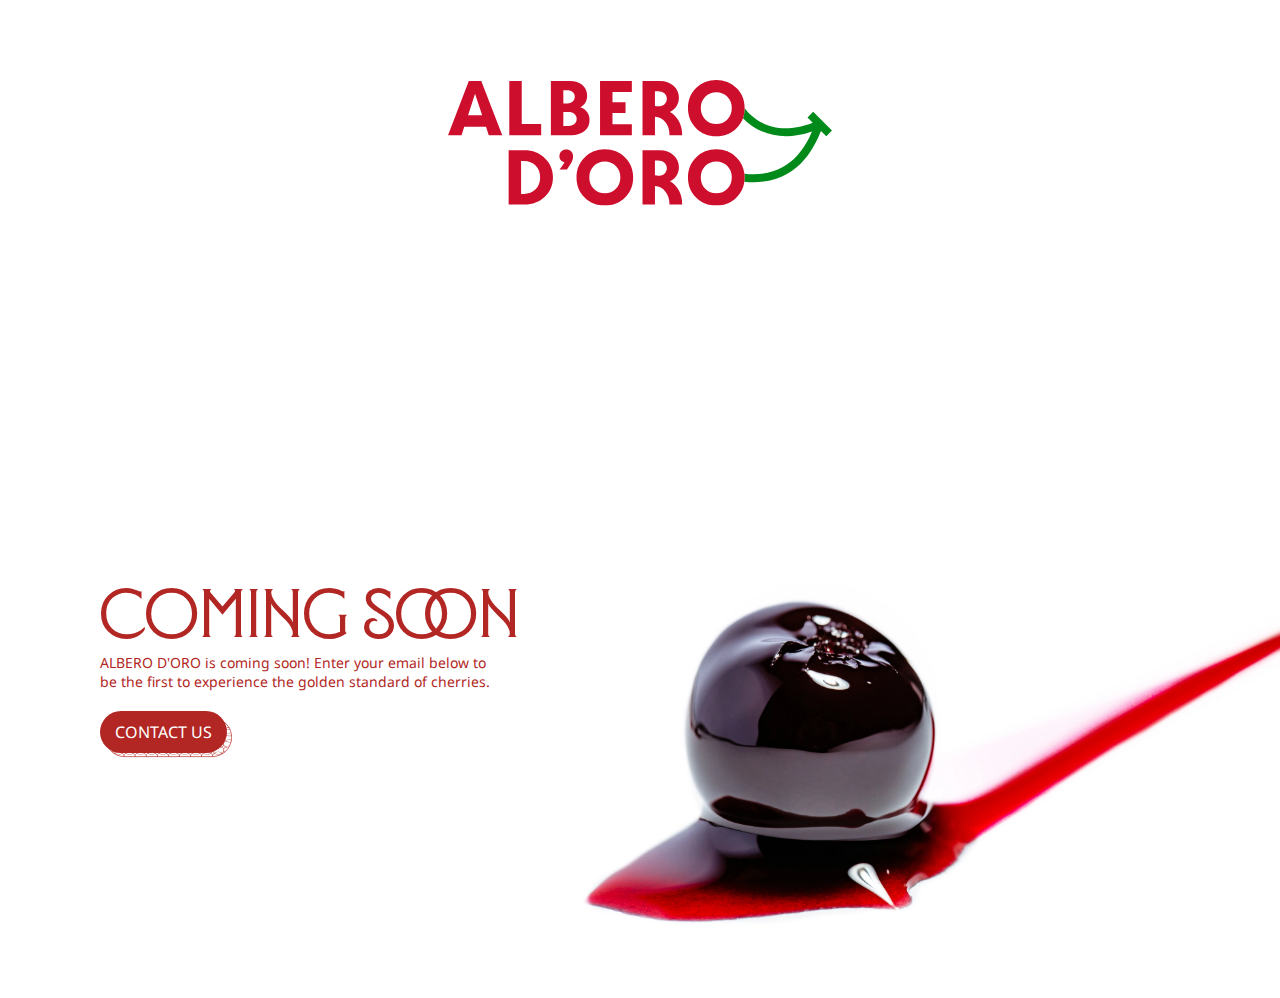
<file: index.html>
<!DOCTYPE html>
<html lang="en">
  <head>
    <meta charset="UTF-8" />
    <meta name="viewport" content="width=device-width, initial-scale=1.0" />
    <link rel="stylesheet" href="styles.css" />
    <title>ALBERO D'ORO</title>
  </head>
  <body>
    <div class="logo">
      <img src="images/logo.svg" width="30%" height="30%" alt="logo" />
    </div>
    <div class="container">
      <div class="text">
        <h1><span>C </span>OMING SOON</h1>
        <p>
          ALBERO D'ORO is coming soon! Enter your email below to
          be the first to experience the golden standard of
          cherries.
        </p>
        <div class="button-container">
          <a href="mailto:eli@goldentreeusa.com?subject=Inquiry%20from%20Albero%20coming%20soon%20page">
            <button
              class="button"
              type="button"
            >
              CONTACT US
            </button>
          </a>
          <img
            class="shadow-svg"
            src="images/alberodoro-button-contactus-red.svg"
            alt="button"
          />
        </div>
      </div>
      <div class="image">
        <img
          src="images/coming-soon.webp"
          width="100%"
          height="100%"
          alt="coming soon"
        />
      </div>
    </div>
  </body>
</html>
</file>
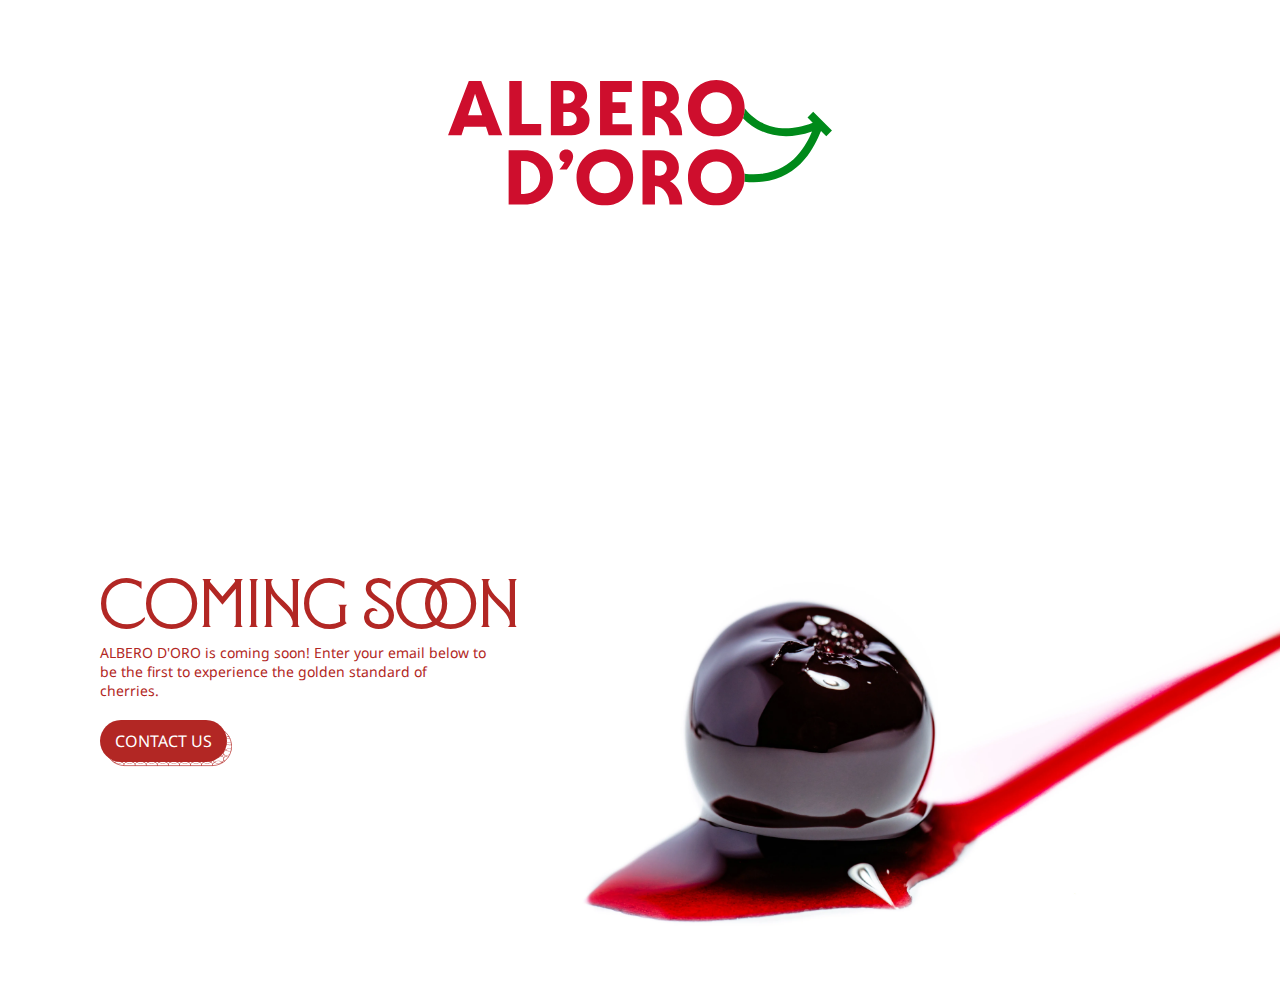
<file: coming-soon.html>
<!DOCTYPE html>
<html lang="en">
  <head>
    <meta charset="UTF-8" />
    <meta name="viewport" content="width=device-width, initial-scale=1.0" />
    <link rel="stylesheet" href="styles.css" />
    <title>ALBERO D'ORO</title>
  </head>
  <body>
    <div class="logo">
      <img src="images/logo.svg" width="30%" height="30%" alt="logo" />
    </div>
    <div class="container">
      <div class="text">
        <h1><span>C </span>OMING SOON</h1>
        <p>
          ALBERO D'ORO is coming soon! Enter your email below to<br />
          be the first to experience the golden standard of<br />
          cherries.
        </p>
        <div class="button-container">
          <button class="button">CONTACT US</button>
          <img class="shadow-svg" src="images/alberodoro-button-contactus-red.svg" alt="button" />
        </div>
      </div>
      <div class="image">
        <img
          src="images/coming-soon.webp"
          width="100%"
          height="100%"
          alt="coming soon"
        />
      </div>
    </div>
  </body>
</html>
</file>
<file: styles.css>
*,
*::before,
*::after {
  box-sizing: border-box;
}

@font-face {
  font-family: MontecatiniPro-NormalMedium;
  src: url("./fonts/MontecatiniPro-NormaleMedium.woff");
}

@font-face {
  font-family: NotoSans-Regular;
  src: url("./fonts/NotoSans-Regular.ttf");
}

body {
  min-height: 100vh;
  max-height: 100vh;
  overflow: hidden;
  background: #ffffff;
  color: #b22724;
  margin: 0;
  display: flex;
  flex-direction: column;
}

.logo {
  display: flex;
  justify-content: center;
  flex-shrink: 0;
  padding-top: 5rem;
}

.container {
  display: grid;
  grid-template-columns: 1fr 1.2fr;
  margin-top: auto;
}

.image {
  position: relative;
  top: 20%;
}

.text {
  display: flex;
  flex-direction: column;
  justify-content: center;
  align-items: flex-start;
  padding-left: 100px;
  min-width: 520px;
}

.text h1 {
  font-size: 70px;
  font-family: MontecatiniPro-NormalMedium;
  margin: 0;
  font-weight: 500;
}

.text p {
  font-family: NotoSans-Regular;
  font-size: 14px;
  margin: 0px 0px 20px 0px;
  max-width: 400px;
}

.button {
  position: relative;
  z-index: 2;
  padding: 10px 15px 10px 15px;
  border-radius: 25px;
  border: 0px;
  background: #b22724;
  color: #fff;
  cursor: pointer;
  font-family: NotoSans-Regular;
  font-size: 16px;
  transition: transform 0.3s ease;
}

.button:hover {
  transform: translate(4px, 4px); /* Mismo valor que el top y left del shadow */
}

.button-container {
  position: relative;
}

.shadow-svg {
  position: absolute;
  top: 0.3rem;
  left: 0.3rem;
  z-index: 1;
  width: 100%;
  height: 100%;
}

h1 {
  display: flex;
  gap: 0;
}

.shadow-svg {
  transition: opacity 0.3s ease;
}

.button:hover + .shadow-svg {
  opacity: 0;
}

@media screen and (max-width: 767px) {
  .container {
    grid-template-columns: 1fr;
    gap: 20px;
    margin: auto;
  }

  .text {
    padding: 40px 30px 12px 30px;
    align-items: center;
    min-width: auto;
  }

  .text h1 {
    justify-content: center;
    font-size: 36px;
    text-align: center;
    display: block;
  }

  .text p {
    margin-top: 15px;
    text-align: center;
  }

  .text h1 {
    font-size: 24px;
  }

  .hide-on-mobile {
    display: none;
  }

  img {
    max-width: 100%;
    height: auto;
  }
}

@media screen and (max-width: 480px) {
  .text h1 {
    font-size: 22px;
  }
  .text p {
    font-size: 2.9vw;
  }
}
</file>
